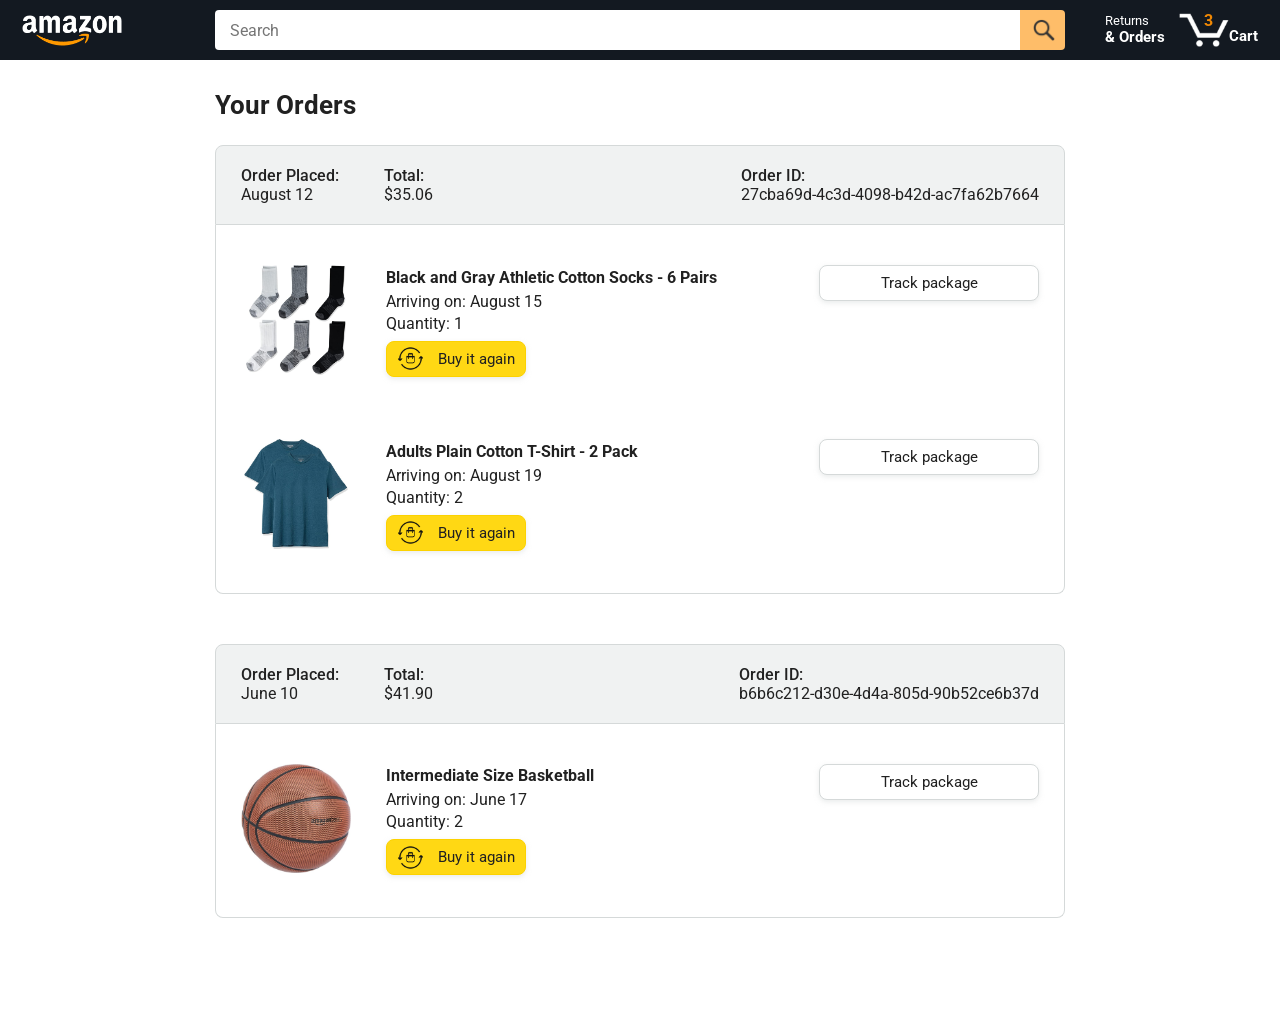
<file: orders.html>
<!DOCTYPE html>
<html>
  <head>
    <title>Orders</title>

    <!-- This code is needed for responsive design to work.
      (Responsive design = make the website look good on
      smaller screen sizes like a phone or a tablet). -->
    <meta name="viewport" content="width=device-width, initial-scale=1">

    <!-- Load a font called Roboto from Google Fonts. -->
    <link rel="preconnect" href="https://fonts.googleapis.com">
    <link rel="preconnect" href="https://fonts.gstatic.com" crossorigin>
    <link href="https://fonts.googleapis.com/css2?family=Roboto:wght@400;500;700&display=swap" rel="stylesheet">

    <!-- Here are the CSS files for this page. -->
    <link rel="stylesheet" href="styles/shared/general.css">
    <link rel="stylesheet" href="styles/shared/amazon-header.css">
    <link rel="stylesheet" href="styles/pages/orders.css">
  </head>
  <body>
    <div class="amazon-header">
      <div class="amazon-header-left-section">
        <a href="amazon.html" class="header-link">
          <img class="amazon-logo"
            src="images/amazon-logo-white.png">
          <img class="amazon-mobile-logo"
            src="images/amazon-mobile-logo-white.png">
        </a>
      </div>

      <div class="amazon-header-middle-section">
        <input class="search-bar" type="text" placeholder="Search">

        <button class="search-button">
          <img class="search-icon" src="images/icons/search-icon.png">
        </button>
      </div>

      <div class="amazon-header-right-section">
        <a class="orders-link header-link" href="orders.html">
          <span class="returns-text">Returns</span>
          <span class="orders-text">& Orders</span>
        </a>

        <a class="cart-link header-link" href="checkout.html">
          <img class="cart-icon" src="images/icons/cart-icon.png">
          <div class="cart-quantity">3</div>
          <div class="cart-text">Cart</div>
        </a>
      </div>
    </div>

    <div class="main">
      <div class="page-title">Your Orders</div>

      <div class="orders-grid">
        <div class="order-container">
          
          <div class="order-header">
            <div class="order-header-left-section">
              <div class="order-date">
                <div class="order-header-label">Order Placed:</div>
                <div>August 12</div>
              </div>
              <div class="order-total">
                <div class="order-header-label">Total:</div>
                <div>$35.06</div>
              </div>
            </div>

            <div class="order-header-right-section">
              <div class="order-header-label">Order ID:</div>
              <div>27cba69d-4c3d-4098-b42d-ac7fa62b7664</div>
            </div>
          </div>

          <div class="order-details-grid">
            <div class="product-image-container">
              <img src="images/products/athletic-cotton-socks-6-pairs.jpg">
            </div>

            <div class="product-details">
              <div class="product-name">
                Black and Gray Athletic Cotton Socks - 6 Pairs
              </div>
              <div class="product-delivery-date">
                Arriving on: August 15
              </div>
              <div class="product-quantity">
                Quantity: 1
              </div>
              <button class="buy-again-button button-primary">
                <img class="buy-again-icon" src="images/icons/buy-again.png">
                <span class="buy-again-message">Buy it again</span>
              </button>
            </div>

            <div class="product-actions">
              <a href="tracking.html?orderId=123&productId=456">
                <button class="track-package-button button-secondary">
                  Track package
                </button>
              </a>
            </div>

            <div class="product-image-container">
              <img src="images/products/adults-plain-cotton-tshirt-2-pack-teal.jpg">
            </div>

            <div class="product-details">
              <div class="product-name">
                Adults Plain Cotton T-Shirt - 2 Pack
              </div>
              <div class="product-delivery-date">
                Arriving on: August 19
              </div>
              <div class="product-quantity">
                Quantity: 2
              </div>
              <button class="buy-again-button button-primary">
                <img class="buy-again-icon" src="images/icons/buy-again.png">
                <span class="buy-again-message">Buy it again</span>
              </button>
            </div>

            <div class="product-actions">
              <a href="tracking.html">
                <button class="track-package-button button-secondary">
                  Track package
                </button>
              </a>
            </div>
          </div>
        </div>

        <div class="order-container">

          <div class="order-header">
            <div class="order-header-left-section">
              <div class="order-date">
                <div class="order-header-label">Order Placed:</div>
                <div>June 10</div>
              </div>
              <div class="order-total">
                <div class="order-header-label">Total:</div>
                <div>$41.90</div>
              </div>
            </div>

            <div class="order-header-right-section">
              <div class="order-header-label">Order ID:</div>
              <div>b6b6c212-d30e-4d4a-805d-90b52ce6b37d</div>
            </div>
          </div>

          <div class="order-details-grid">
            <div class="product-image-container">
              <img src="images/products/intermediate-composite-basketball.jpg">
            </div>

            <div class="product-details">
              <div class="product-name">
                Intermediate Size Basketball
              </div>
              <div class="product-delivery-date">
                Arriving on: June 17
              </div>
              <div class="product-quantity">
                Quantity: 2
              </div>
              <button class="buy-again-button button-primary">
                <img class="buy-again-icon" src="images/icons/buy-again.png">
                <span class="buy-again-message">Buy it again</span>
              </button>
            </div>

            <div class="product-actions">
              <a href="tracking.html">
                <button class="track-package-button button-secondary">
                  Track package
                </button>
              </a>
            </div>
          </div>
        </div>
      </div>
    </div>

    <script src="scripts/orders.js" type="module"></script>
  
  </body>
</html>
</file>
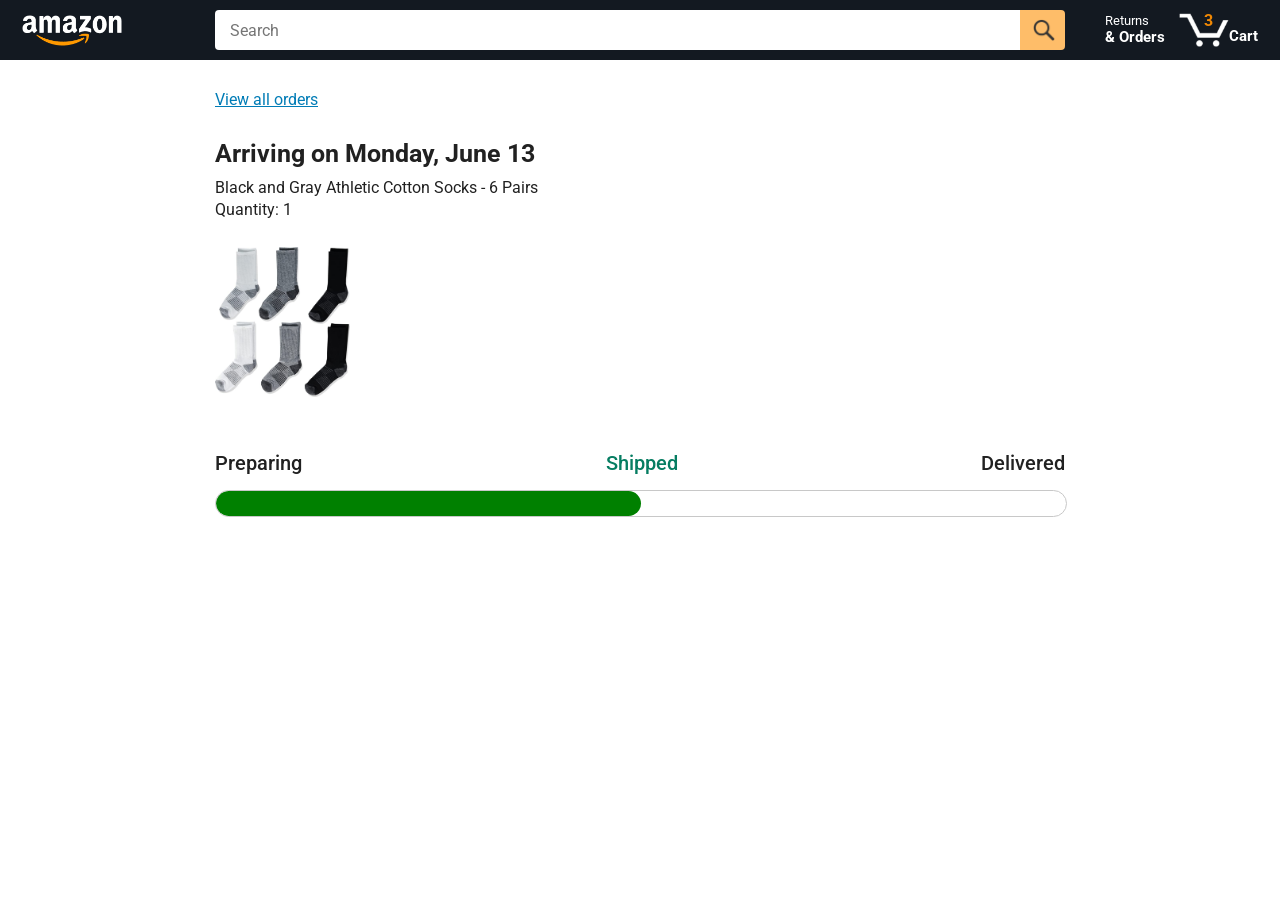
<file: tracking.html>
<!DOCTYPE html>
<html>
  <head>
    <title>Tracking</title>

    <!-- This code is needed for responsive design to work.
      (Responsive design = make the website look good on
      smaller screen sizes like a phone or a tablet). -->
    <meta name="viewport" content="width=device-width, initial-scale=1">

    <!-- Load a font called Roboto from Google Fonts. -->
    <link rel="preconnect" href="https://fonts.googleapis.com">
    <link rel="preconnect" href="https://fonts.gstatic.com" crossorigin>
    <link href="https://fonts.googleapis.com/css2?family=Roboto:wght@400;500;700&display=swap" rel="stylesheet">

    <!-- Here are the CSS files for this page. -->
    <link rel="stylesheet" href="styles/shared/general.css">
    <link rel="stylesheet" href="styles/shared/amazon-header.css">
    <link rel="stylesheet" href="styles/pages/tracking.css">
  </head>
  <body>
    <div class="amazon-header">
      <div class="amazon-header-left-section">
        <a href="amazon.html" class="header-link">
          <img class="amazon-logo"
            src="images/amazon-logo-white.png">
          <img class="amazon-mobile-logo"
            src="images/amazon-mobile-logo-white.png">
        </a>
      </div>

      <div class="amazon-header-middle-section">
        <input class="search-bar" type="text" placeholder="Search">

        <button class="search-button">
          <img class="search-icon" src="images/icons/search-icon.png">
        </button>
      </div>

      <div class="amazon-header-right-section">
        <a class="orders-link header-link" href="orders.html">
          <span class="returns-text">Returns</span>
          <span class="orders-text">& Orders</span>
        </a>

        <a class="cart-link header-link" href="checkout.html">
          <img class="cart-icon" src="images/icons/cart-icon.png">
          <div class="cart-quantity">3</div>
          <div class="cart-text">Cart</div>
        </a>
      </div>
    </div>

    <div class="main">
      <div class="order-tracking">
        <a class="back-to-orders-link link-primary" href="orders.html">
          View all orders
        </a>

        <div class="delivery-date">
          Arriving on Monday, June 13
        </div>

        <div class="product-info">
          Black and Gray Athletic Cotton Socks - 6 Pairs
        </div>

        <div class="product-info">
          Quantity: 1
        </div>

        <img class="product-image" src="images/products/athletic-cotton-socks-6-pairs.jpg">

        <div class="progress-labels-container">
          <div class="progress-label">
            Preparing
          </div>
          <div class="progress-label current-status">
            Shipped
          </div>
          <div class="progress-label">
            Delivered
          </div>
        </div>

        <div class="progress-bar-container">
          <div class="progress-bar"></div>
        </div>
      </div>
    </div>

    <script>
      const url = new URL(window.location.href);
      console.log(url.searchParams.get('orderId'));
      console.log(url.searchParams.get('productId'));
    </script>

  </body>
</html>
</file>
<file: styles/shared/general.css>
body {
  font-family: Roboto, Arial;
  color: rgb(33, 33, 33);
  /* The <body> element has a default margin of 8px
     on all sides. This removes the default margins. */
  margin: 0;
}

/* <p> elements have a default margin on the top
   and bottom. This removes the default margins. */
p {
  margin: 0;
}

button {
  cursor: pointer;
}

select {
  cursor: pointer;
}

input, select, button {
  font-family: Roboto, Arial;
}

.button-primary {
  color: rgb(33, 33, 33);
  background-color: rgb(255, 216, 20);
  border: 1px solid rgb(252, 210, 0);
  border-radius: 8px;
  cursor: pointer;
  box-shadow: 0 2px 5px rgba(213, 217, 217, 0.5);
}

.button-primary:hover {
  background-color: rgb(247, 202, 0);
  border: 1px solid rgb(242, 194, 0);
}

.button-primary:active {
  background: rgb(255, 216, 20);
  border-color: rgb(252, 210, 0);
  box-shadow: none;
}

.button-secondary {
  color: rgb(33, 33, 33);
  background: white;
  border: 1px solid rgb(213, 217, 217);
  border-radius: 8px;
  cursor: pointer;
  box-shadow: 0 2px 5px rgba(213, 217, 217, 0.5);
}

.button-secondary:hover {
  background-color: rgb(247, 250, 250);
}

.button-secondary:active {
  background-color: rgb(237, 253, 255);
  box-shadow: none;
}

/* These styles will limit text to 2 lines. Anything
   beyond 2 lines will be replaced with "..."
   You can find this code by using an A.I. tool or by
   searching in Google.
   https://css-tricks.com/almanac/properties/l/line-clamp/ */
.limit-text-to-2-lines {
  display: -webkit-box;
  -webkit-line-clamp: 2;
  -webkit-box-orient: vertical;
  overflow: hidden;
}

.link-primary {
  color: rgb(1, 124, 182);
  cursor: pointer;
}

.link-primary:hover {
  color: rgb(196, 80, 0);
}

/* Styles for dropdown selectors. */
select {
  color: rgb(33, 33, 33);
  background-color: rgb(240, 240, 240);
  border: 1px solid rgb(213, 217, 217);
  border-radius: 8px;
  padding: 3px 5px;
  font-size: 15px;
  cursor: pointer;
  box-shadow: 0 2px 5px rgba(213, 217, 217, 0.5);
}

select:focus,
input:focus {
  outline: 2px solid rgb(255, 153, 0);
}
</file>
<file: styles/shared/amazon-header.css>
.amazon-header {
  background-color: rgb(19, 25, 33);
  color: white;
  padding-left: 15px;
  padding-right: 15px;

  display: flex;
  align-items: center;
  justify-content: space-between;

  position: fixed;
  top: 0;
  left: 0;
  right: 0;
  height: 60px;
}

.amazon-header-left-section {
  width: 180px;
}

@media (max-width: 800px) {
  .amazon-header-left-section {
    width: unset;
  }
}

.header-link {
  display: inline-block;
  padding: 6px;
  border-radius: 2px;
  cursor: pointer;
  text-decoration: none;
  border: 1px solid rgba(0, 0, 0, 0);
}

.header-link:hover {
  border: 1px solid white;
}

.amazon-logo {
  width: 100px;
  margin-top: 5px;
}

.amazon-mobile-logo {
  display: none;
}

@media (max-width: 575px) {
  .amazon-logo {
    display: none;
  }

  .amazon-mobile-logo {
    display: block;
    height: 35px;
    margin-top: 5px;
  }
}

.amazon-header-middle-section {
  flex: 1;
  max-width: 850px;
  margin-left: 10px;
  margin-right: 10px;
  display: flex;
}

.search-bar {
  flex: 1;
  width: 0;
  font-size: 16px;
  height: 38px;
  padding-left: 15px;
  border: none;
  border-top-left-radius: 4px;
  border-bottom-left-radius: 4px;
  border-top-right-radius: 0;
  border-bottom-right-radius: 0;
}

.search-button {
  background-color: rgb(254, 189, 105);
  border: none;
  width: 45px;
  height: 40px;
  border-top-right-radius: 4px;
  border-bottom-right-radius: 4px;
  flex-shrink: 0;
}

.search-icon {
  height: 22px;
  margin-left: 2px;
  margin-top: 3px;
}

.amazon-header-right-section {
  width: 180px;
  flex-shrink: 0;
  display: flex;
  justify-content: end;
}

.orders-link {
  color: white;
}

.returns-text {
  display: block;
  font-size: 13px;
}

.orders-text {
  display: block;
  font-size: 15px;
  font-weight: 700;
}

.cart-link {
  color: white;
  display: flex;
  align-items: center;
  position: relative;
}

.cart-icon {
  width: 50px;
}

.cart-text {
  margin-top: 12px;
  font-size: 15px;
  font-weight: 700;
}

.cart-quantity {
  color: rgb(240, 136, 4);
  font-size: 16px;
  font-weight: 700;

  position: absolute;
  top: 4px;
  left: 22px;
  
  width: 26px;
  text-align: center;
}
</file>
<file: styles/pages/orders.css>
.main {
  max-width: 850px;
  margin-top: 90px;
  margin-bottom: 100px;
  padding-left: 20px;
  padding-right: 20px;

  /* margin-left: auto;
     margin-right auto;
     Is a trick for centering an element horizontally
     without needing a container. */
  margin-left: auto;
  margin-right: auto;
}

.page-title {
  font-weight: 700;
  font-size: 26px;
  margin-bottom: 25px;
}

.orders-grid {
  display: grid;
  grid-template-columns: 1fr;
  row-gap: 50px;
}

.order-header {
  background-color: rgb(240, 242, 242);
  border: 1px solid rgb(213, 217, 217);

  display: flex;
  align-items: center;
  justify-content: space-between;

  padding: 20px 25px;
  border-top-left-radius: 8px;
  border-top-right-radius: 8px;
}

.order-header-left-section {
  display: flex;
  flex-shrink: 0;
}

.order-header-label {
  font-weight: 500;
}

.order-date,
.order-total {
  margin-right: 45px;
}

.order-header-right-section {
  flex-shrink: 1;
}

@media (max-width: 575px) {
  .order-header {
    flex-direction: column;
    align-items: start;
    line-height: 23px;
    padding: 15px;
  }

  .order-header-left-section {
    flex-direction: column;
  }

  .order-header-label {
    margin-right: 5px;
  }

  .order-date,
  .order-total {
    display: grid;
    grid-template-columns: auto 1fr;
    margin-right: 0;
  }

  .order-header-right-section {
    display: grid;
    grid-template-columns: auto 1fr;
  }
}

.order-details-grid {
  padding: 40px 25px;
  border: 1px solid rgb(213, 217, 217);
  border-top: none;
  border-bottom-left-radius: 8px;
  border-bottom-right-radius: 8px;

  display: grid;
  grid-template-columns: 110px 1fr 220px;
  column-gap: 35px;
  row-gap: 60px;
  align-items: center;
}

@media (max-width: 800px) {
  .order-details-grid {
    grid-template-columns: 110px 1fr;
    row-gap: 0;
    padding-bottom: 8px;
  }
}

@media (max-width: 450px) {
  .order-details-grid {
    grid-template-columns: 1fr;
  }
}

.product-image-container {
  text-align: center;
}

.product-image-container img {
  max-width: 110px;
  max-height: 110px;
}

.product-name {
  font-weight: 700;
  margin-bottom: 5px;
}

.product-delivery-date {
  margin-bottom: 3px;
}

.product-quantity {
  margin-bottom: 8px;
}

.buy-again-button {
  font-size: 15px;
  width: 140px;
  height: 36px;
  border-radius: 8px;

  display: flex;
  align-items: center;
  justify-content: center;
}

.buy-again-icon {
  width: 25px;
  margin-right: 15px;
}

.product-actions {
  align-self: start;
}

.track-package-button {
  width: 100%;
  font-size: 15px;
  padding: 8px;
}

@media (max-width: 800px) {
  .buy-again-button {
    margin-bottom: 10px;
  }

  .product-actions {
    /* grid-column: 2 means this element will be placed
       in column 2 in the grid. (Normally, the column that
       an element is placed in is determined by the order
       of the elements in the HTML. grid-column overrides
       this default ordering). */
    grid-column: 2;
    margin-bottom: 30px;
  }

  .track-package-button {
    width: 140px;
  }
}

@media (max-width: 450px) {
  .product-image-container {
    text-align: center;
    margin-bottom: 25px;
  }

  .product-image-container img {
    max-width: 150px;
    max-height: 150px;
  }

  .product-name {
    margin-bottom: 10px;
  }

  .product-quantity {
    margin-bottom: 15px;
  }

  .buy-again-button {
    width: 100%;
    margin-bottom: 15px;
  }

  .product-actions {
    /* grid-column: auto; undos grid-column: 2; from above.
       This element will now be placed in its normal column
       in the grid. */
    grid-column: auto;
    margin-bottom: 70px;
  }

  .track-package-button {
    width: 100%;
    padding: 12px;
  }
}
</file>
<file: styles/pages/tracking.css>
.main {
  max-width: 850px;
  margin-top: 90px;
  margin-bottom: 100px;
  padding-left: 30px;
  padding-right: 30px;

  /* margin-left: auto;
     margin-right auto;
     Is a trick for centering an element horizontally
     without needing a container. */
  margin-left: auto;
  margin-right: auto;
}

.back-to-orders-link {
  display: inline-block;
  margin-bottom: 30px;
}

.delivery-date {
  font-size: 25px;
  font-weight: 700;
  margin-bottom: 10px;
}

.product-info {
  margin-bottom: 3px;
}

.product-image {
  max-width: 150px;
  max-height: 150px;
  margin-top: 25px;
  margin-bottom: 50px;
}

.progress-labels-container {
  display: flex;
  justify-content: space-between;
  font-size: 20px;
  font-weight: 500;
  margin-bottom: 15px;
}

.current-status {
  color: rgb(6, 125, 98);
}

@media (max-width: 575px) {
  .progress-labels-container {
    font-size: 16px;
  }
}

@media (max-width: 450px) {
  .progress-labels-container {
    flex-direction: column;
    margin-bottom: 5px;
  }

  .progress-label {
    margin-bottom: 3px;
  }
}

.progress-bar-container {
  height: 25px;
  width: 100%;

  border: 1px solid rgb(200, 200, 200);
  border-radius: 50px;
  overflow: hidden;
}

.progress-bar {
  height: 100%;
  background-color: green;
  border-radius: 50px;
  width: 50%;
}
</file>
